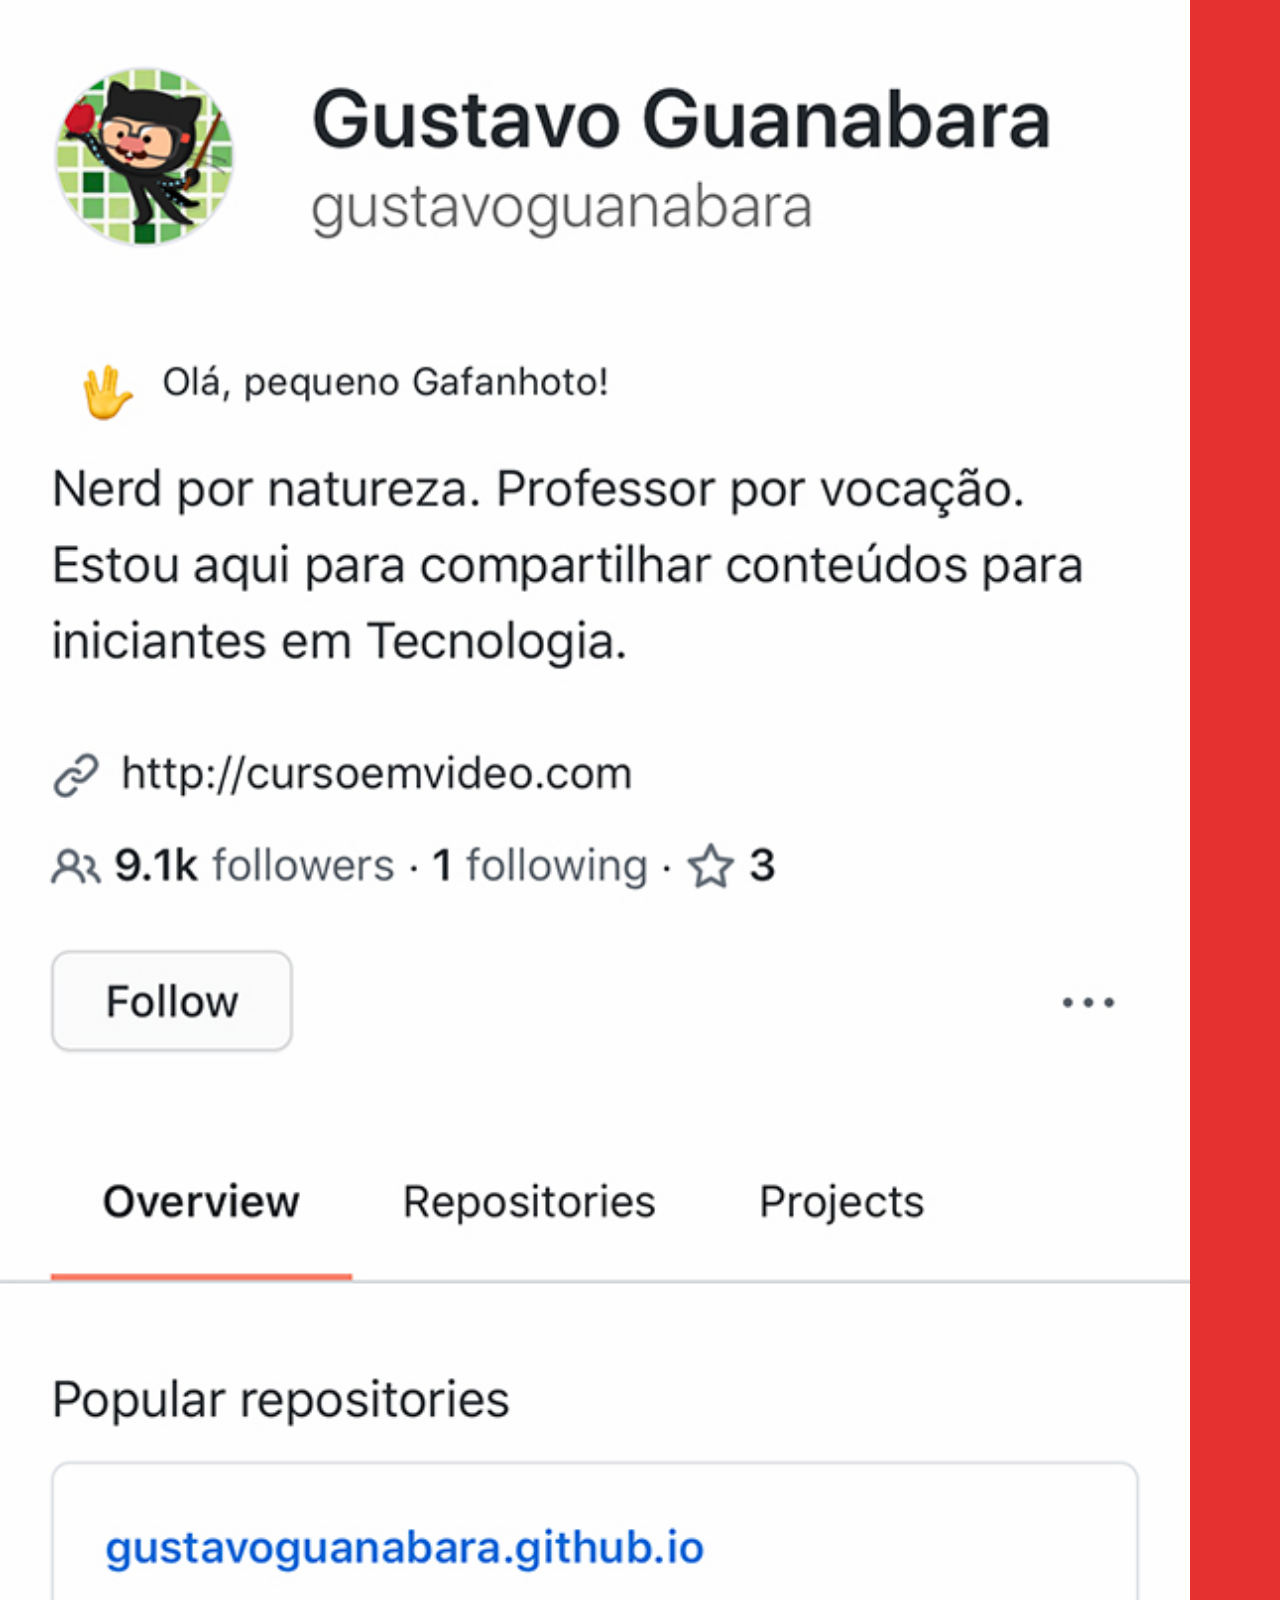
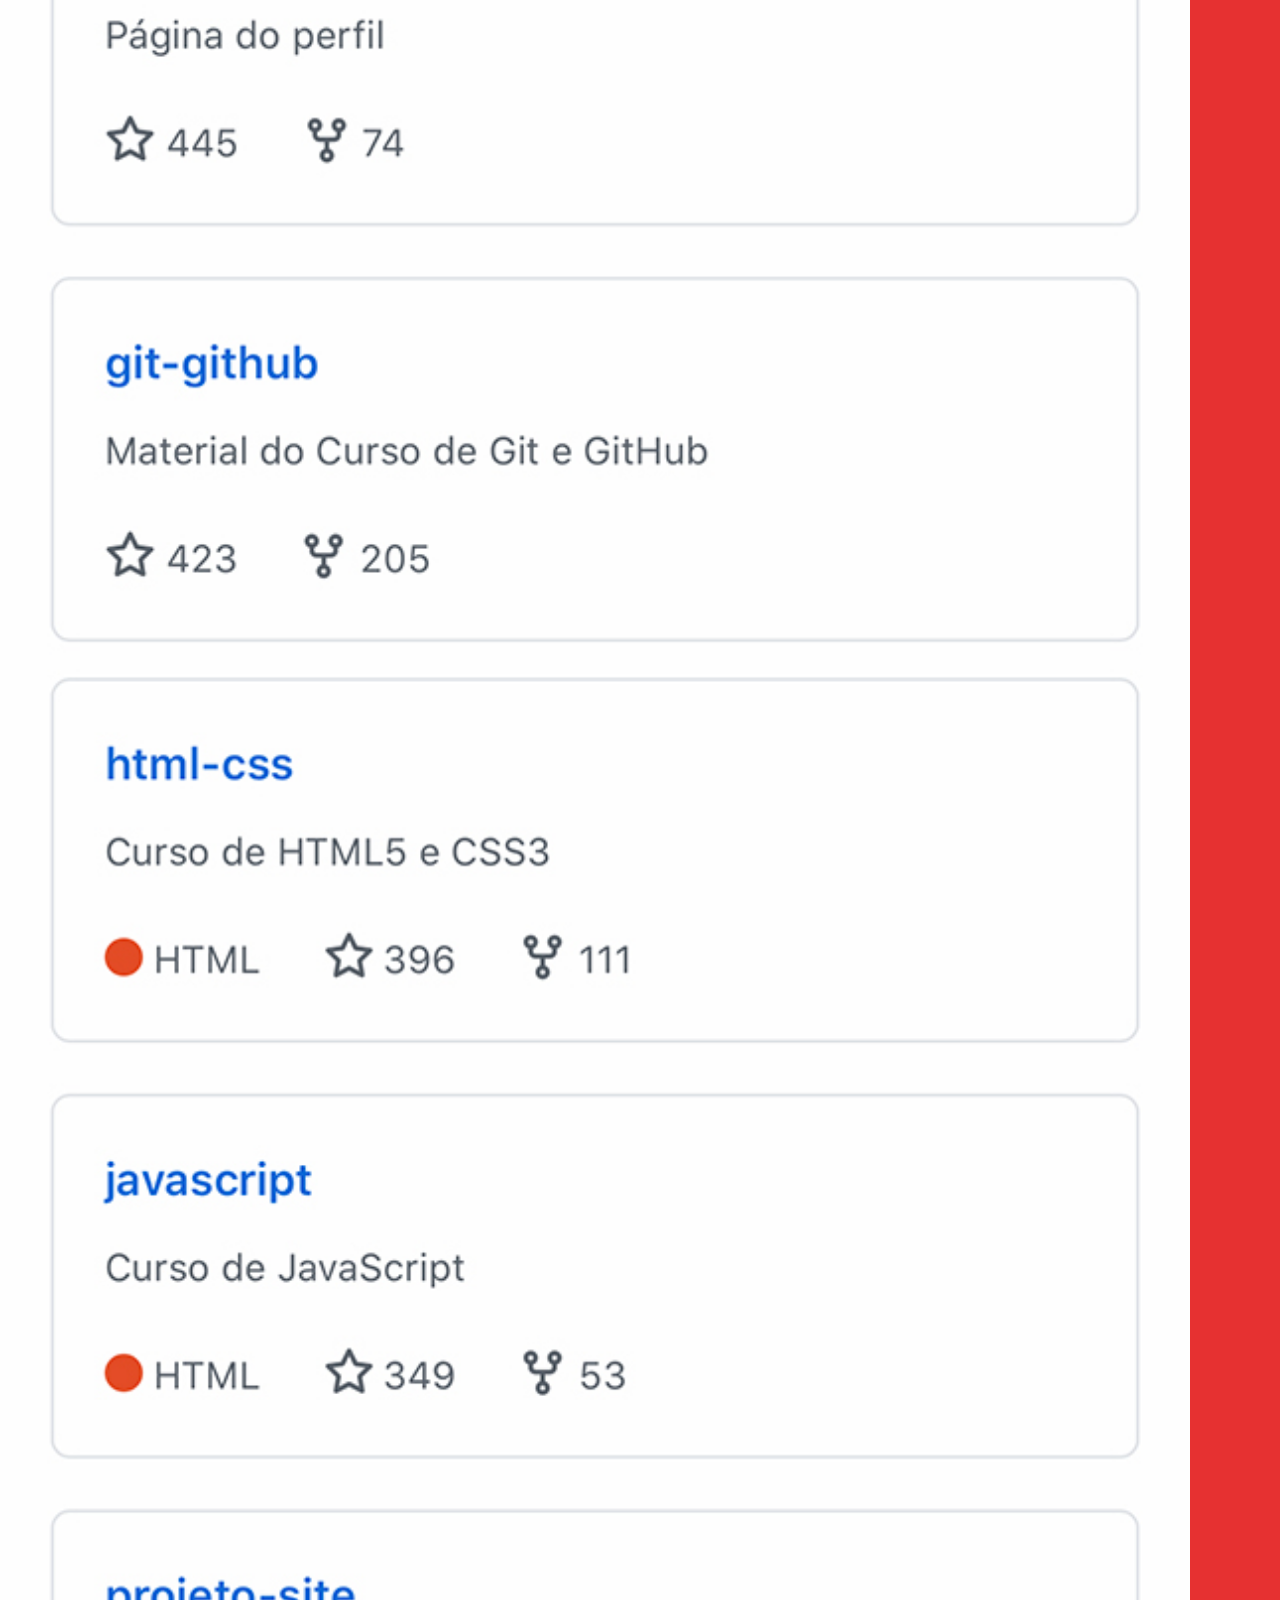
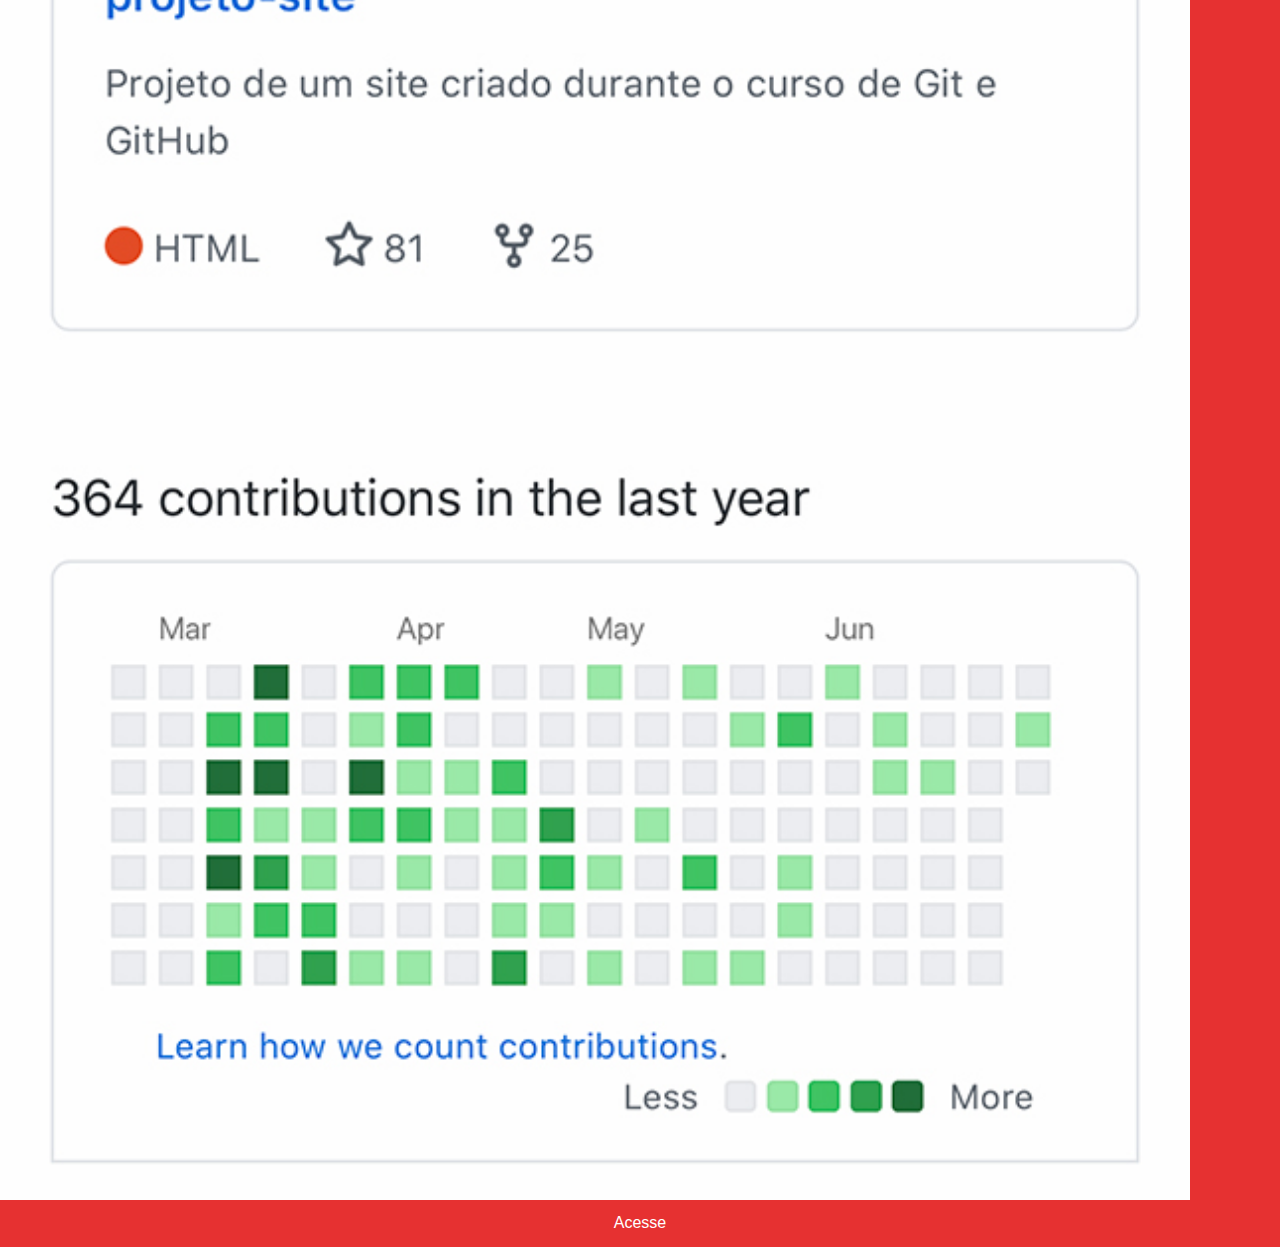
<file: github.html>
<!DOCTYPE html>
<html lang="pt-br">
<head>
    <meta charset="UTF-8">
    <meta http-equiv="X-UA-Compatible" content="IE=edge">
    <meta name="viewport" content="width=device-width, initial-scale=1.0">
    <title>GitHub</title>
    <link rel="stylesheet" href="Styles/redes.css">
</head>
<body>
    <section>
        <img src="Images/tela-github.jpg" alt="GitHub">
        <a href="#">Acesse</a>
    </section>
</body>
</html>
</file>
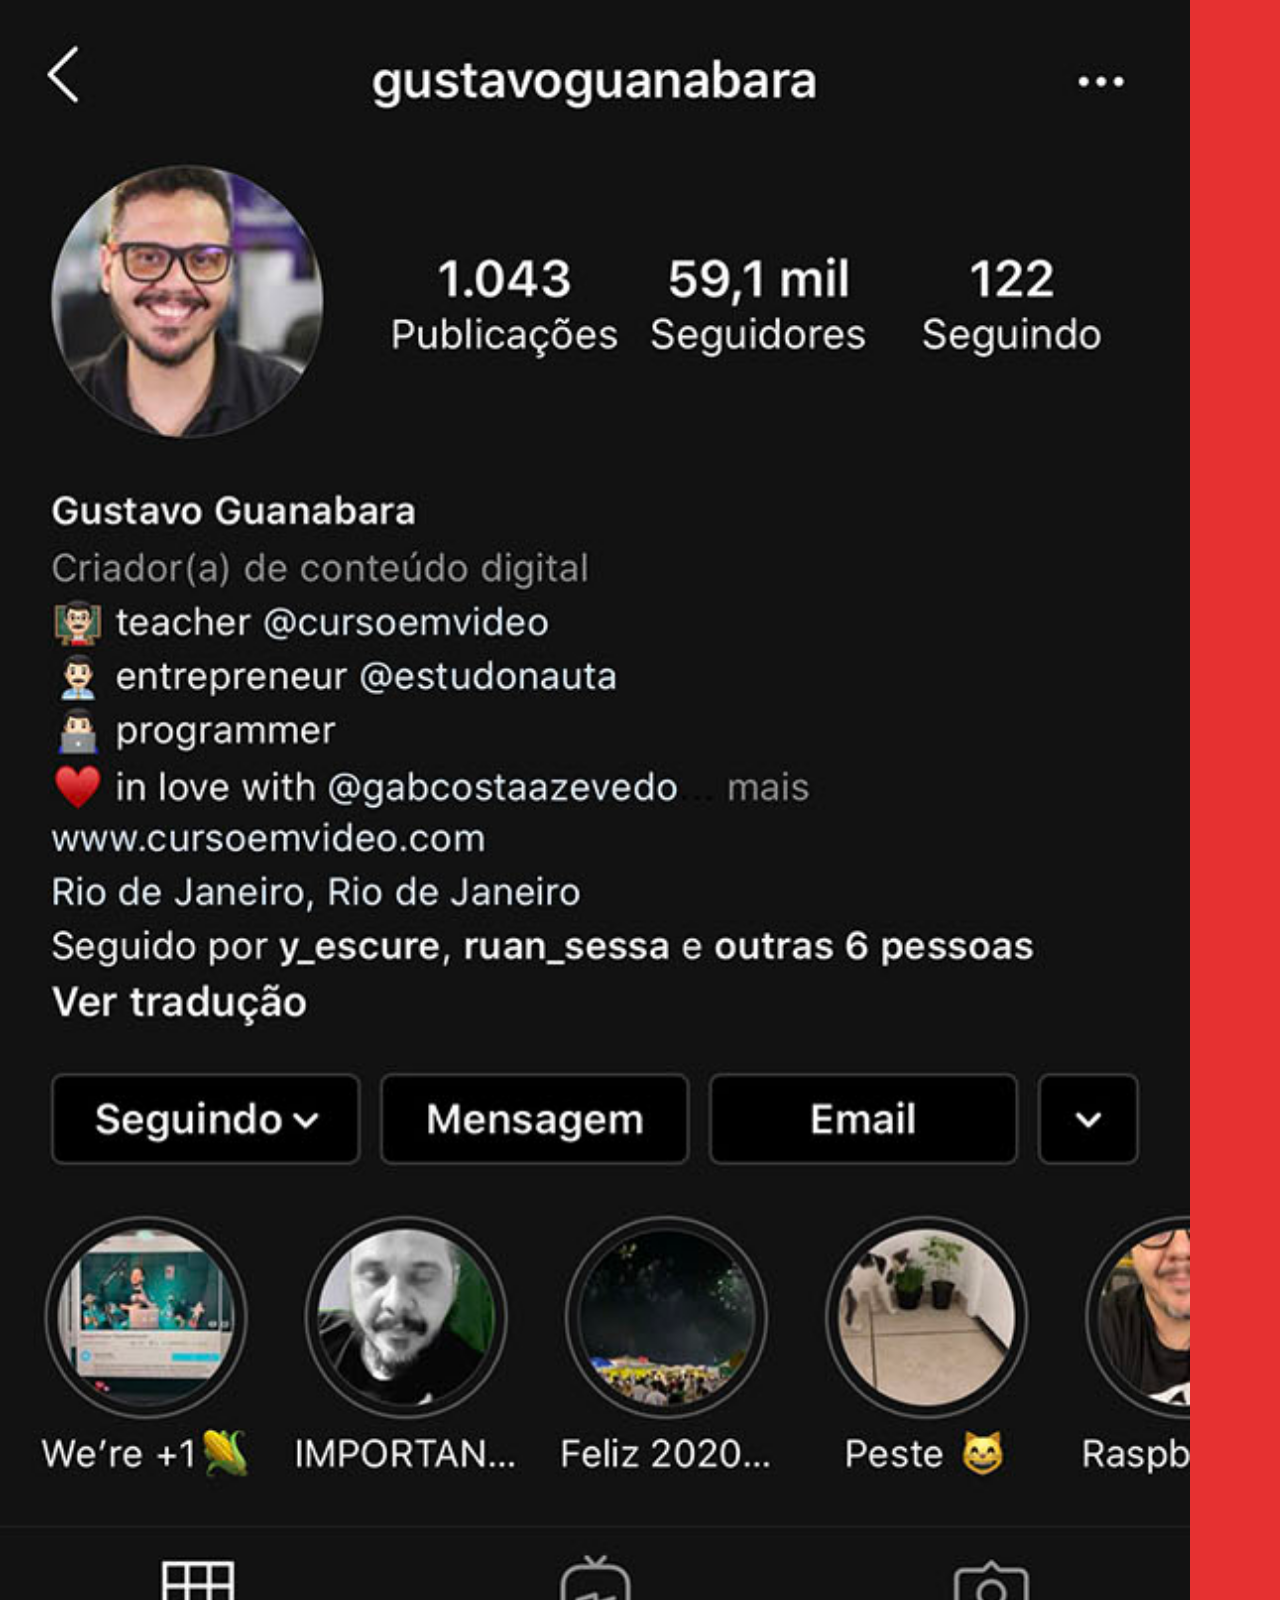
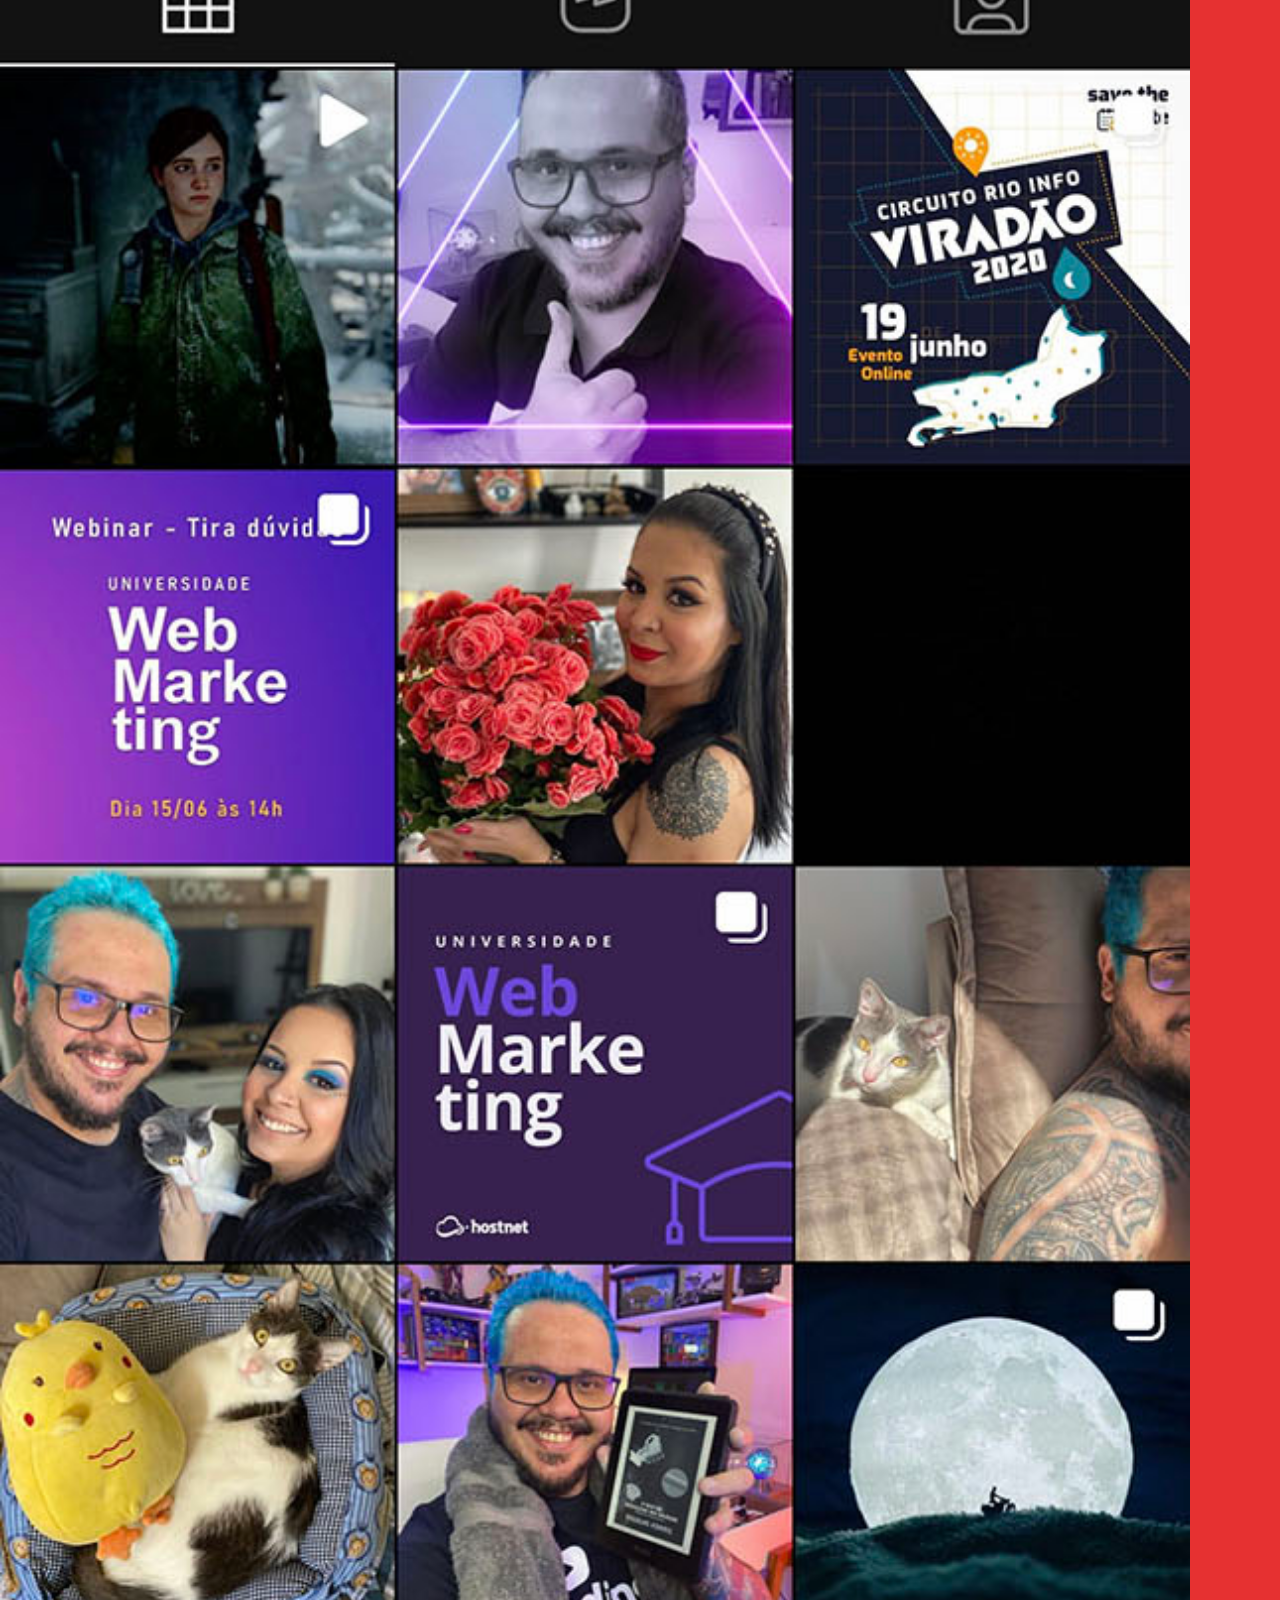
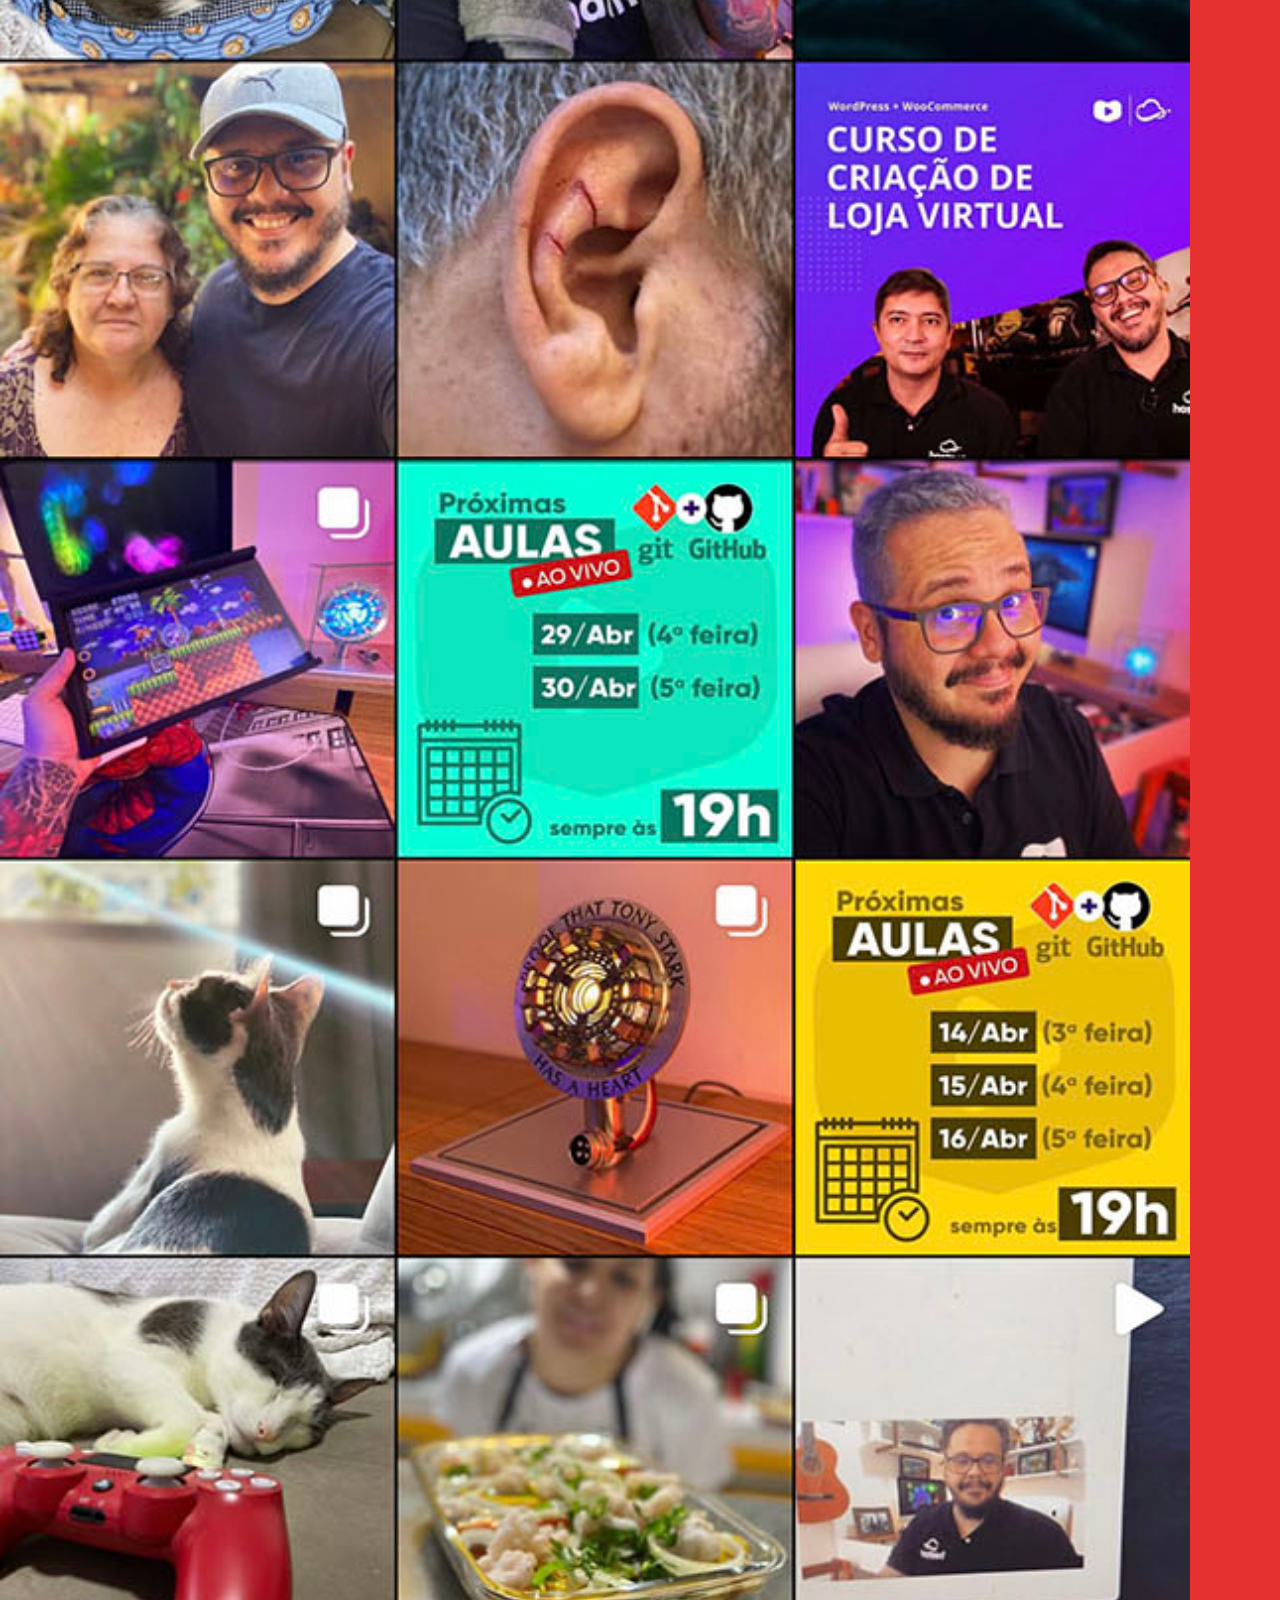
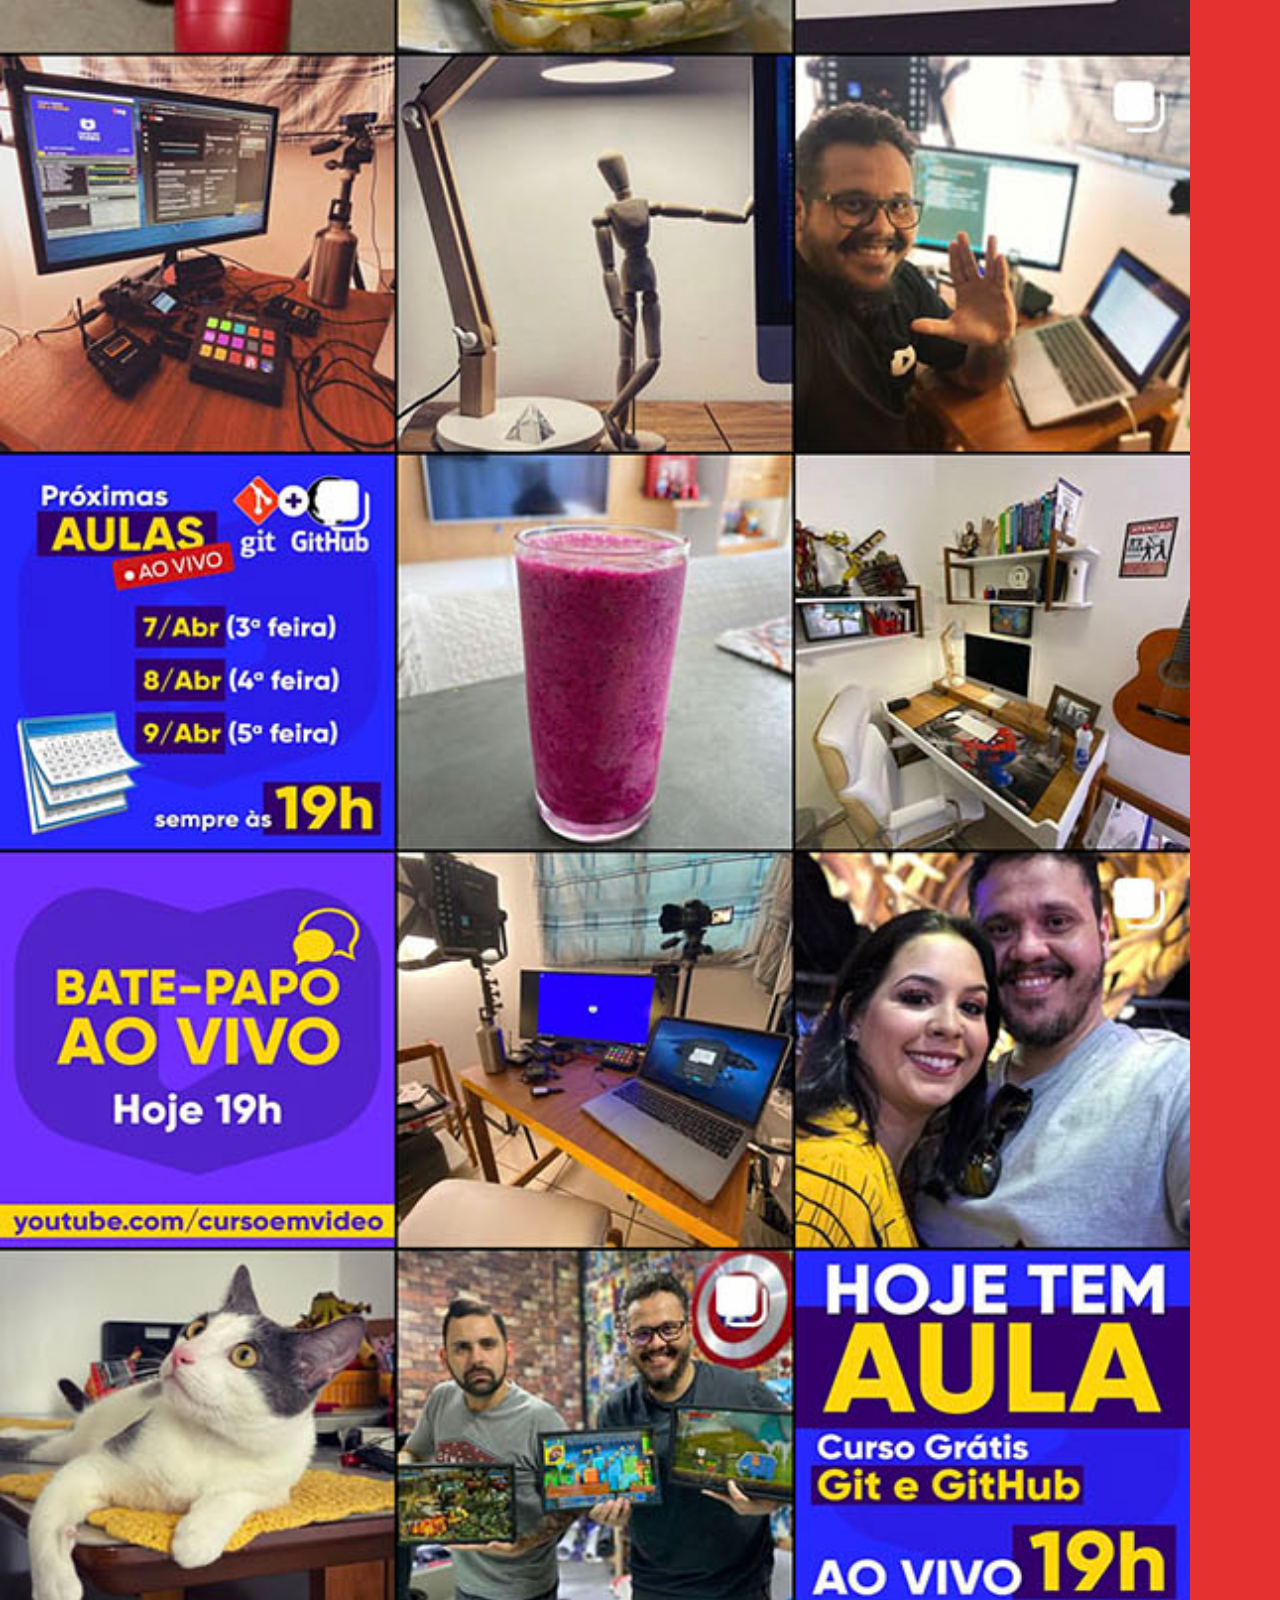
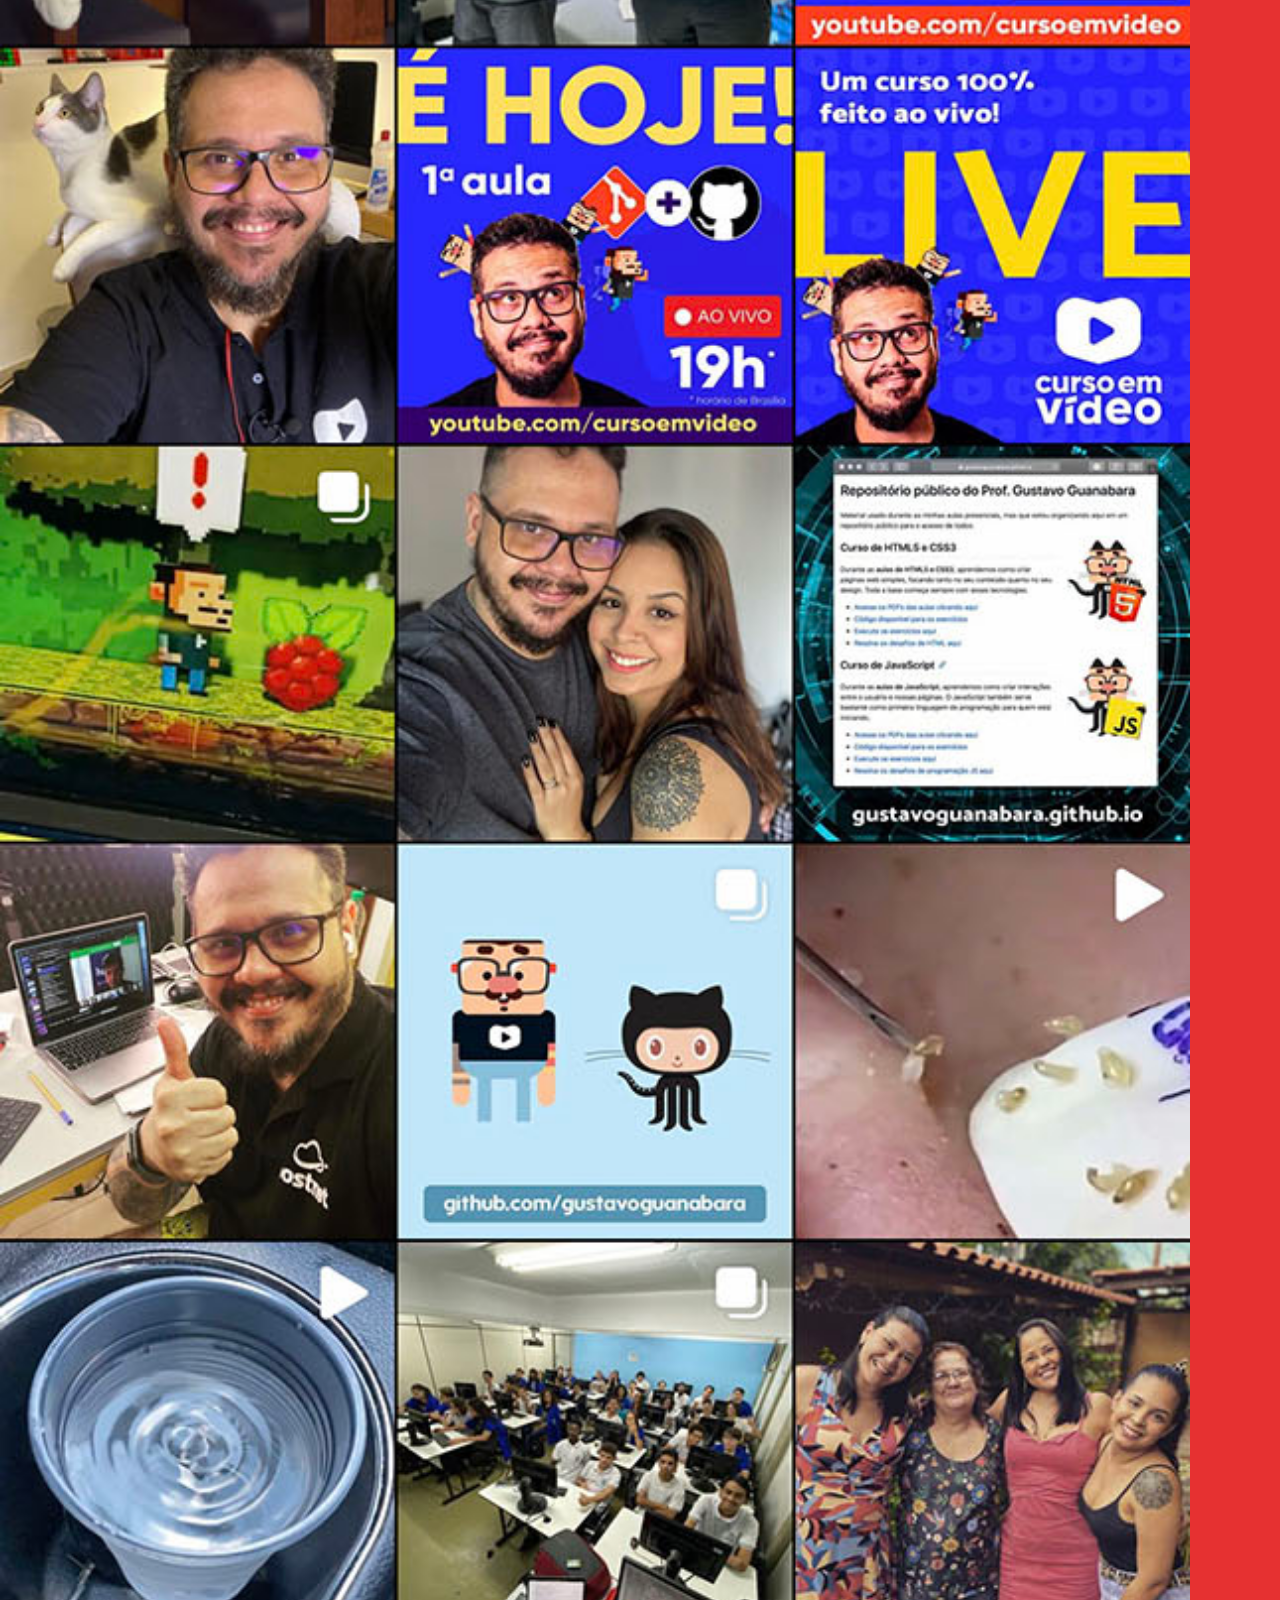
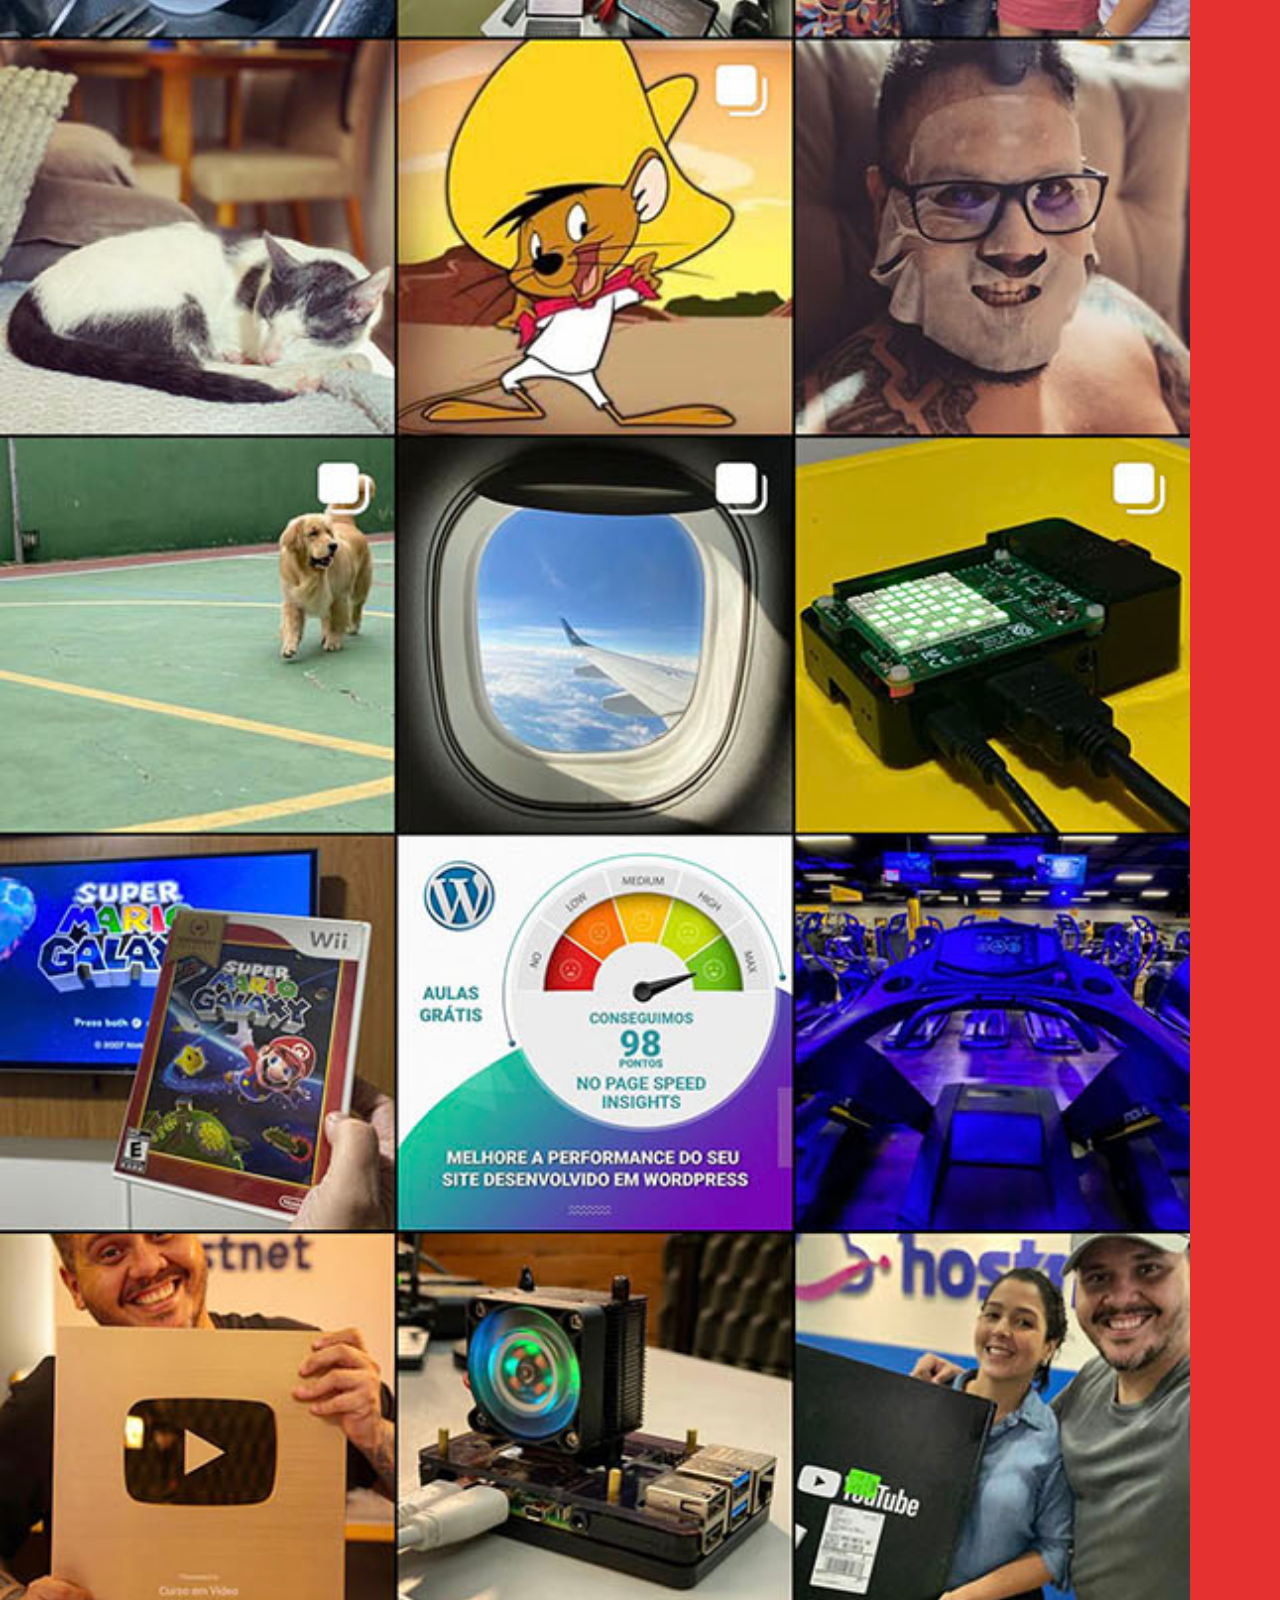
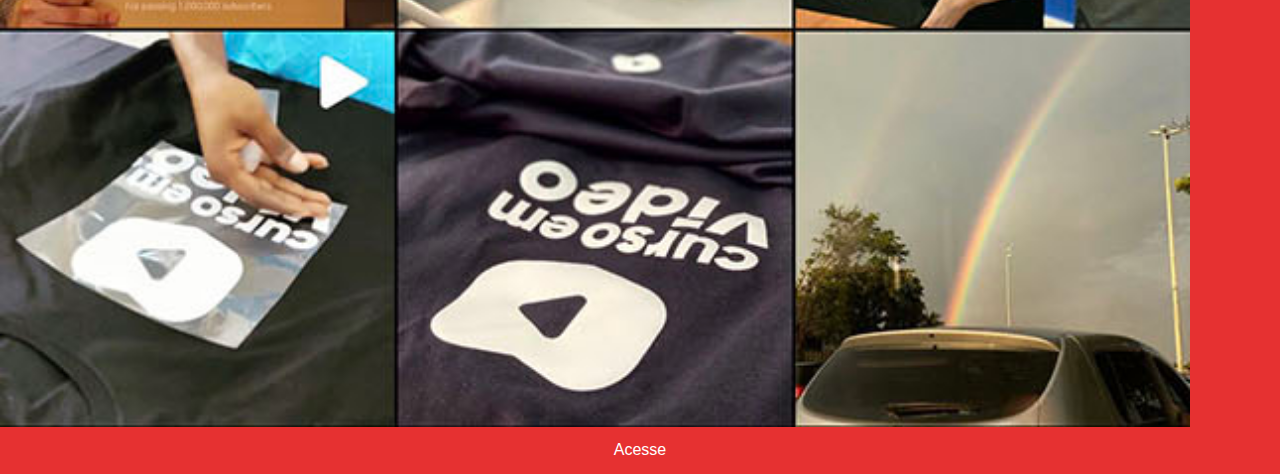
<file: instagram.html>
<!DOCTYPE html>
<html lang="pt-br">
<head>
    <meta charset="UTF-8">
    <meta http-equiv="X-UA-Compatible" content="IE=edge">
    <meta name="viewport" content="width=device-width, initial-scale=1.0">
    <title>Instagram</title>
    <link rel="stylesheet" href="Styles/redes.css">
</head>
<body>
    <section>
        <img src="Images/tela-instagram.jpg" alt="Instagram">
        <a href="#">Acesse</a>
    </section>
</body>
</html>
</file>
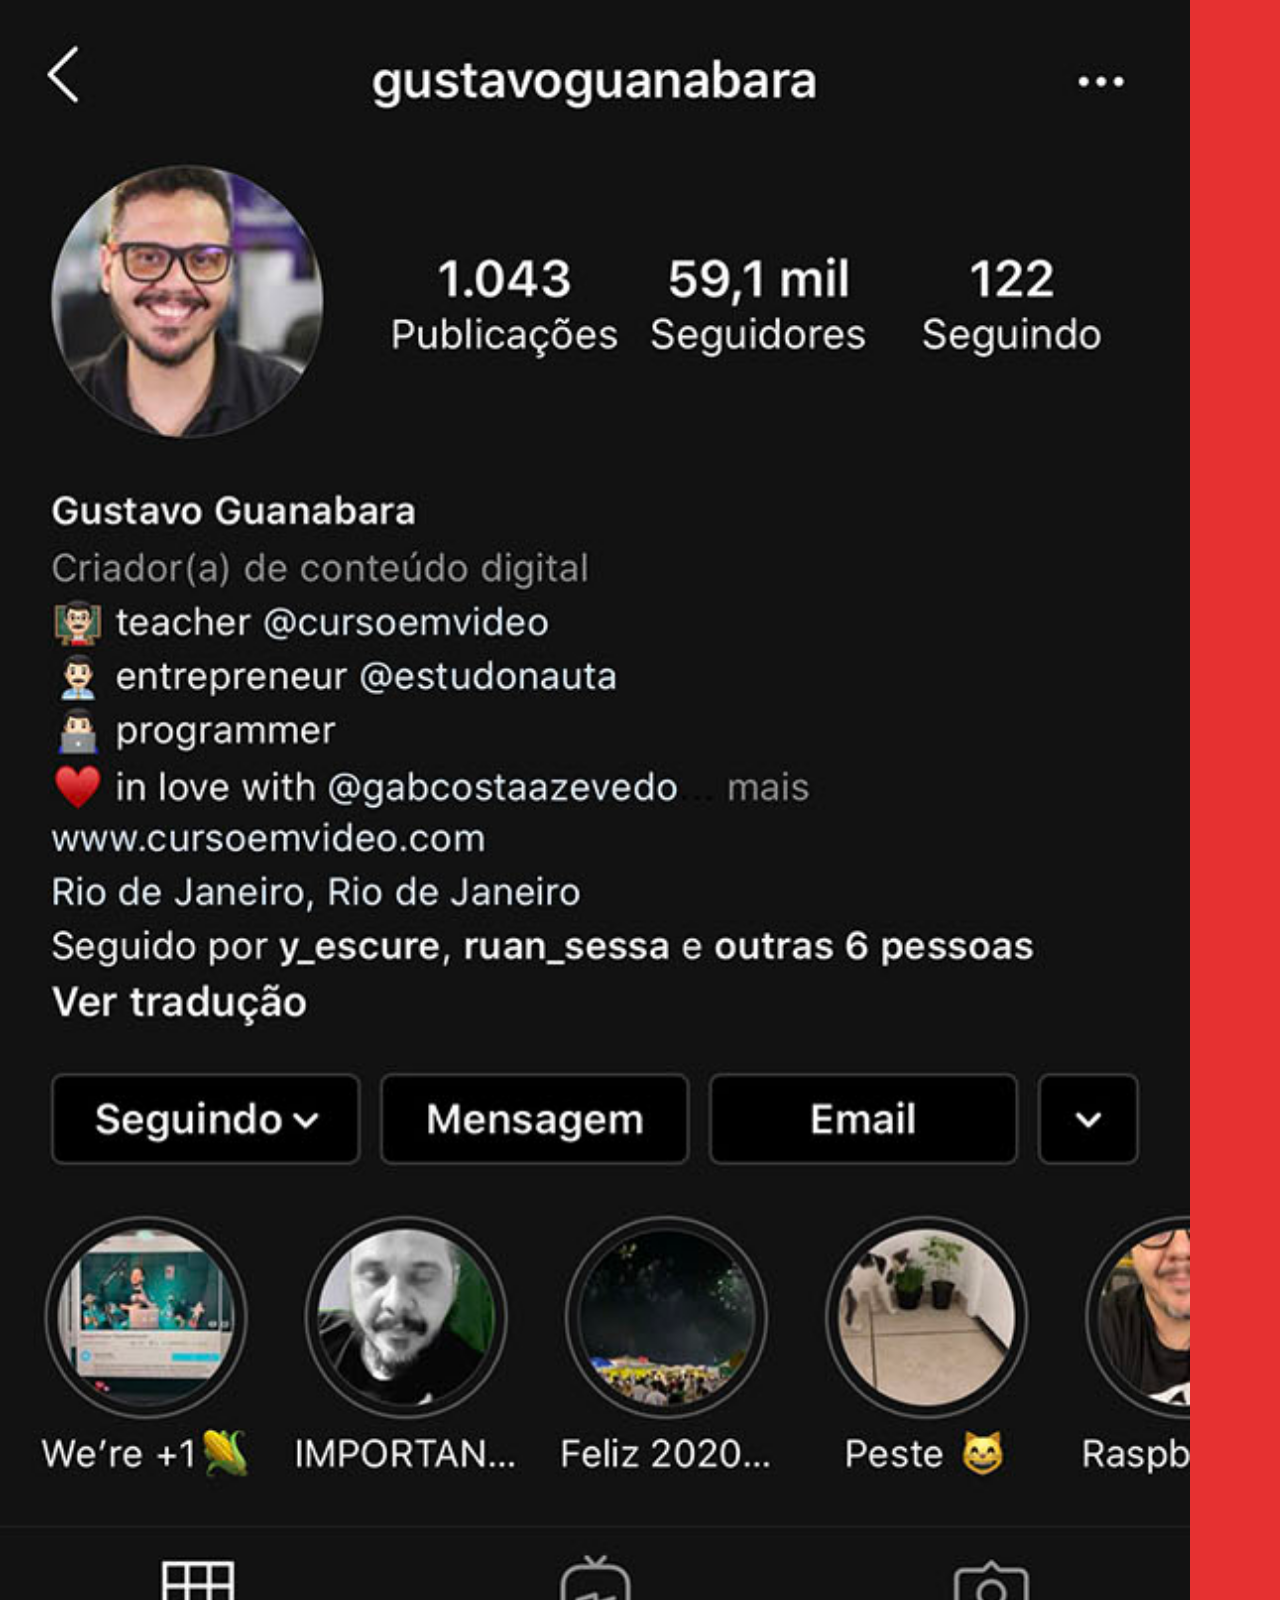
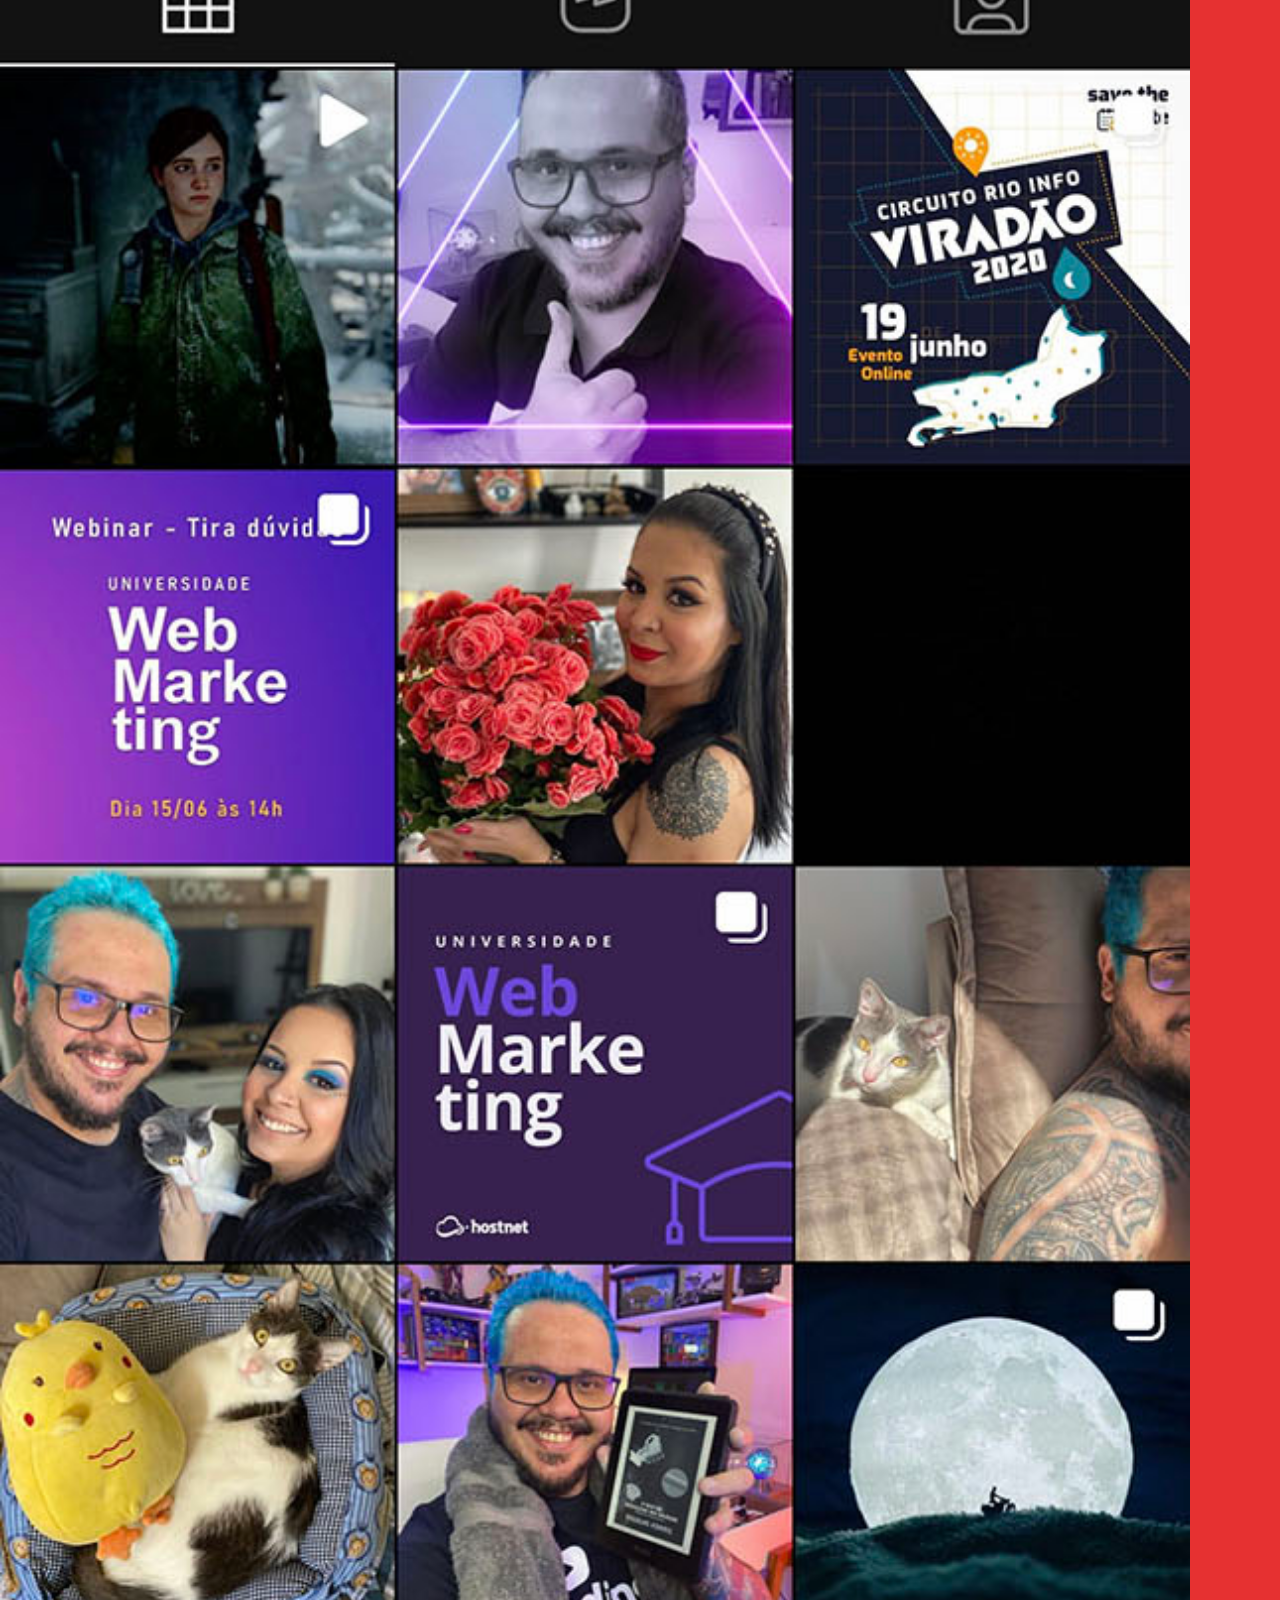
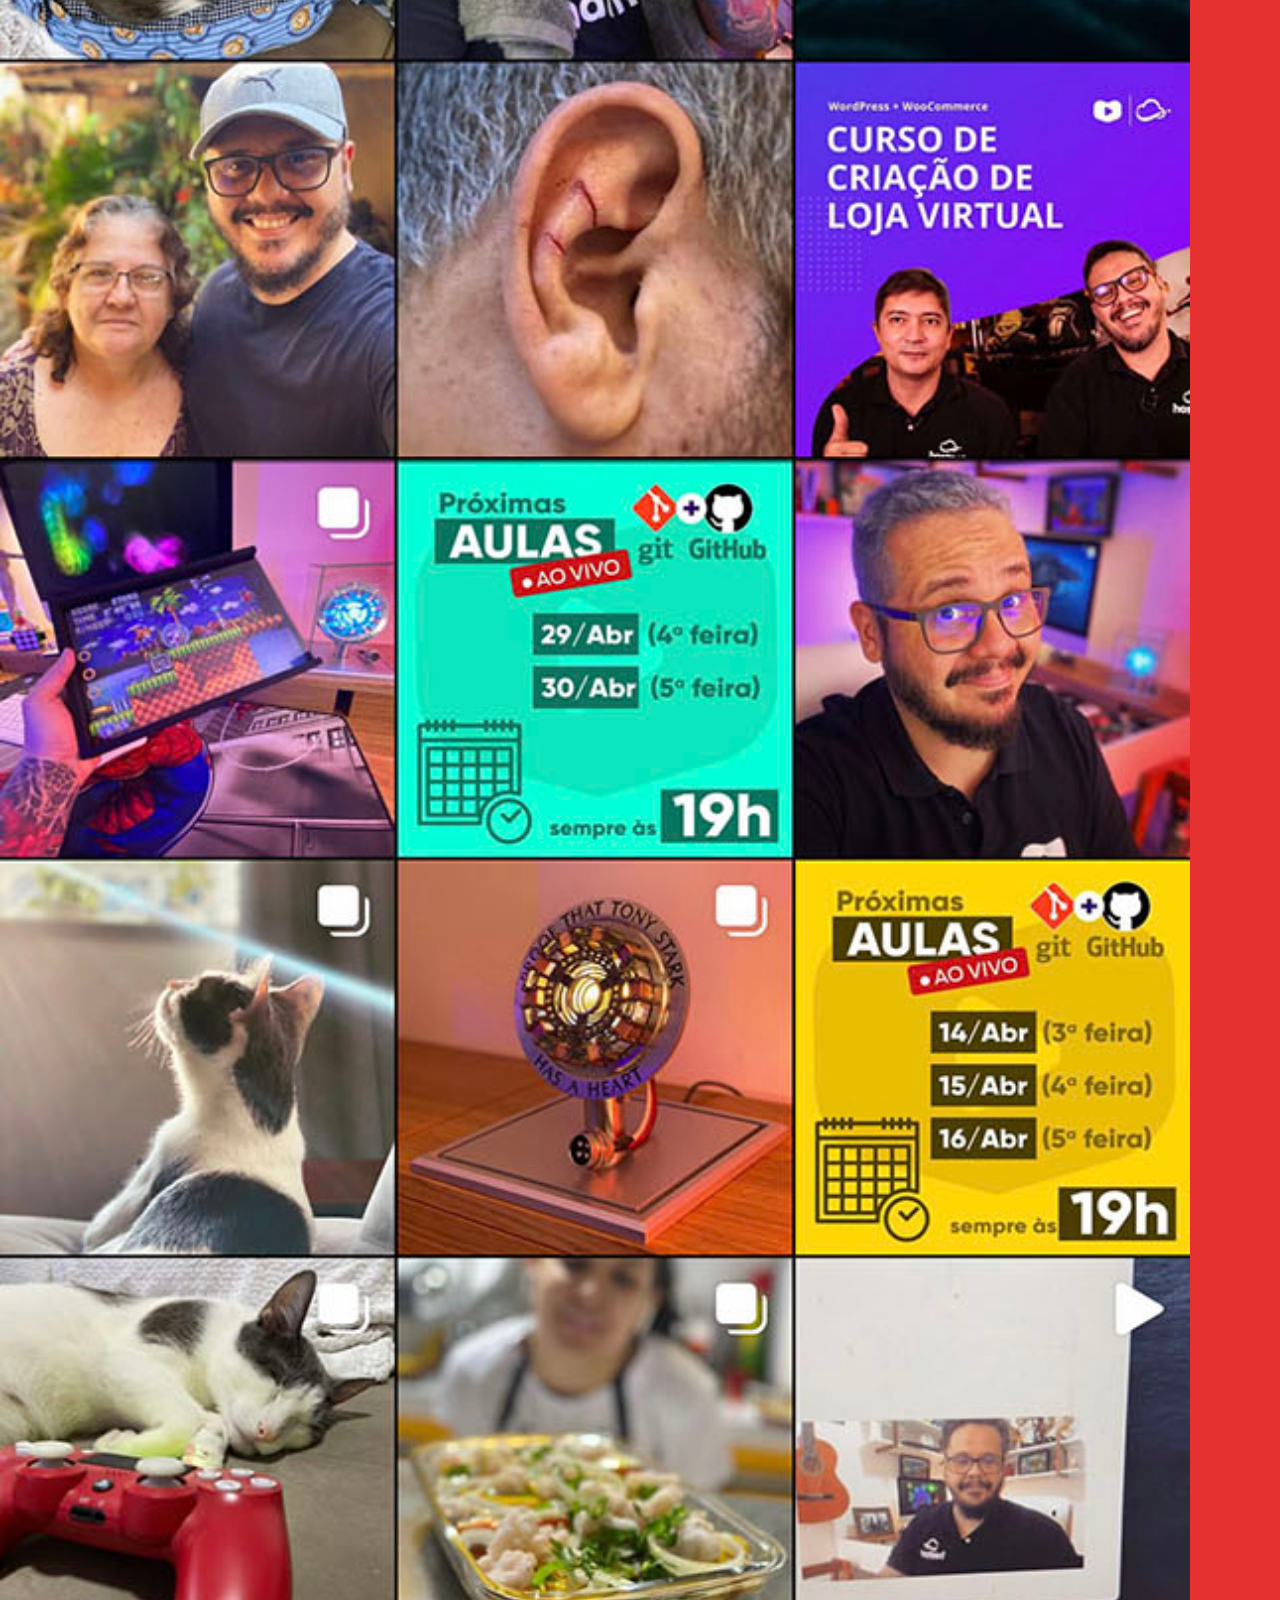
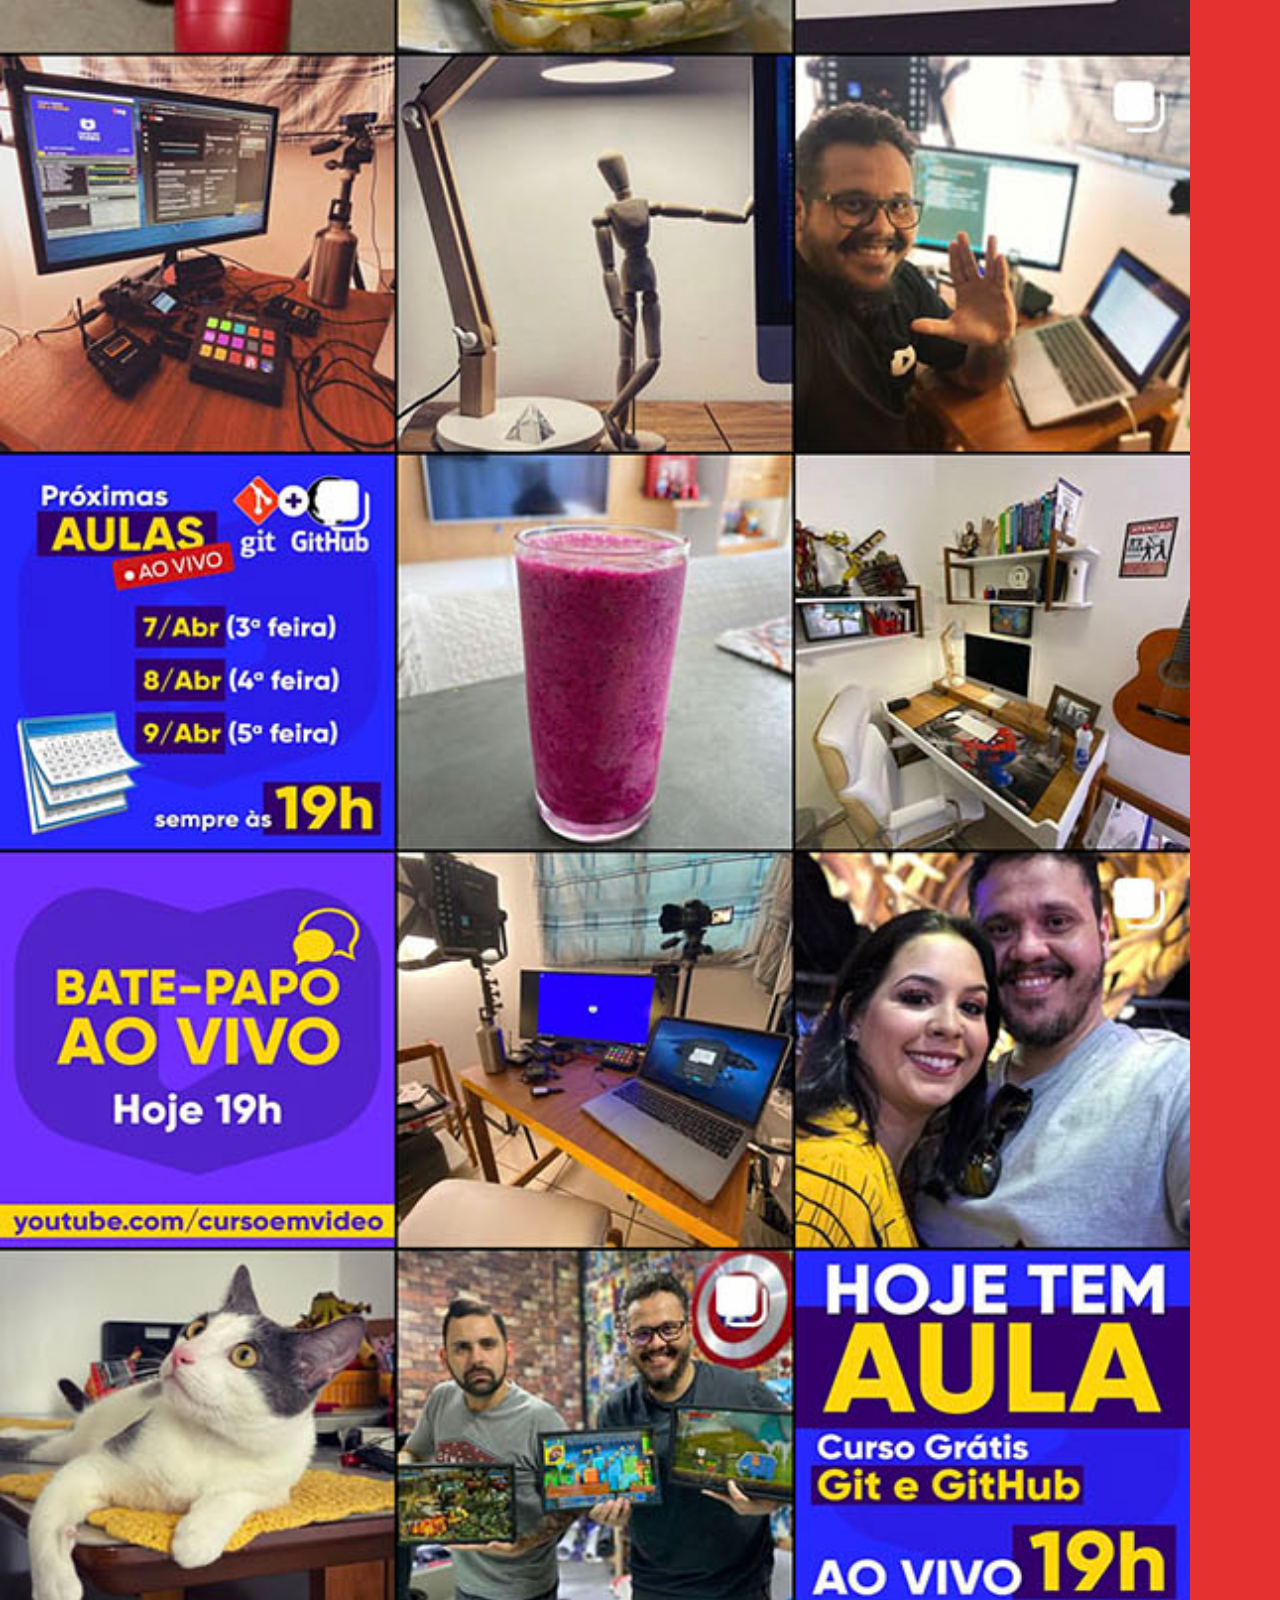
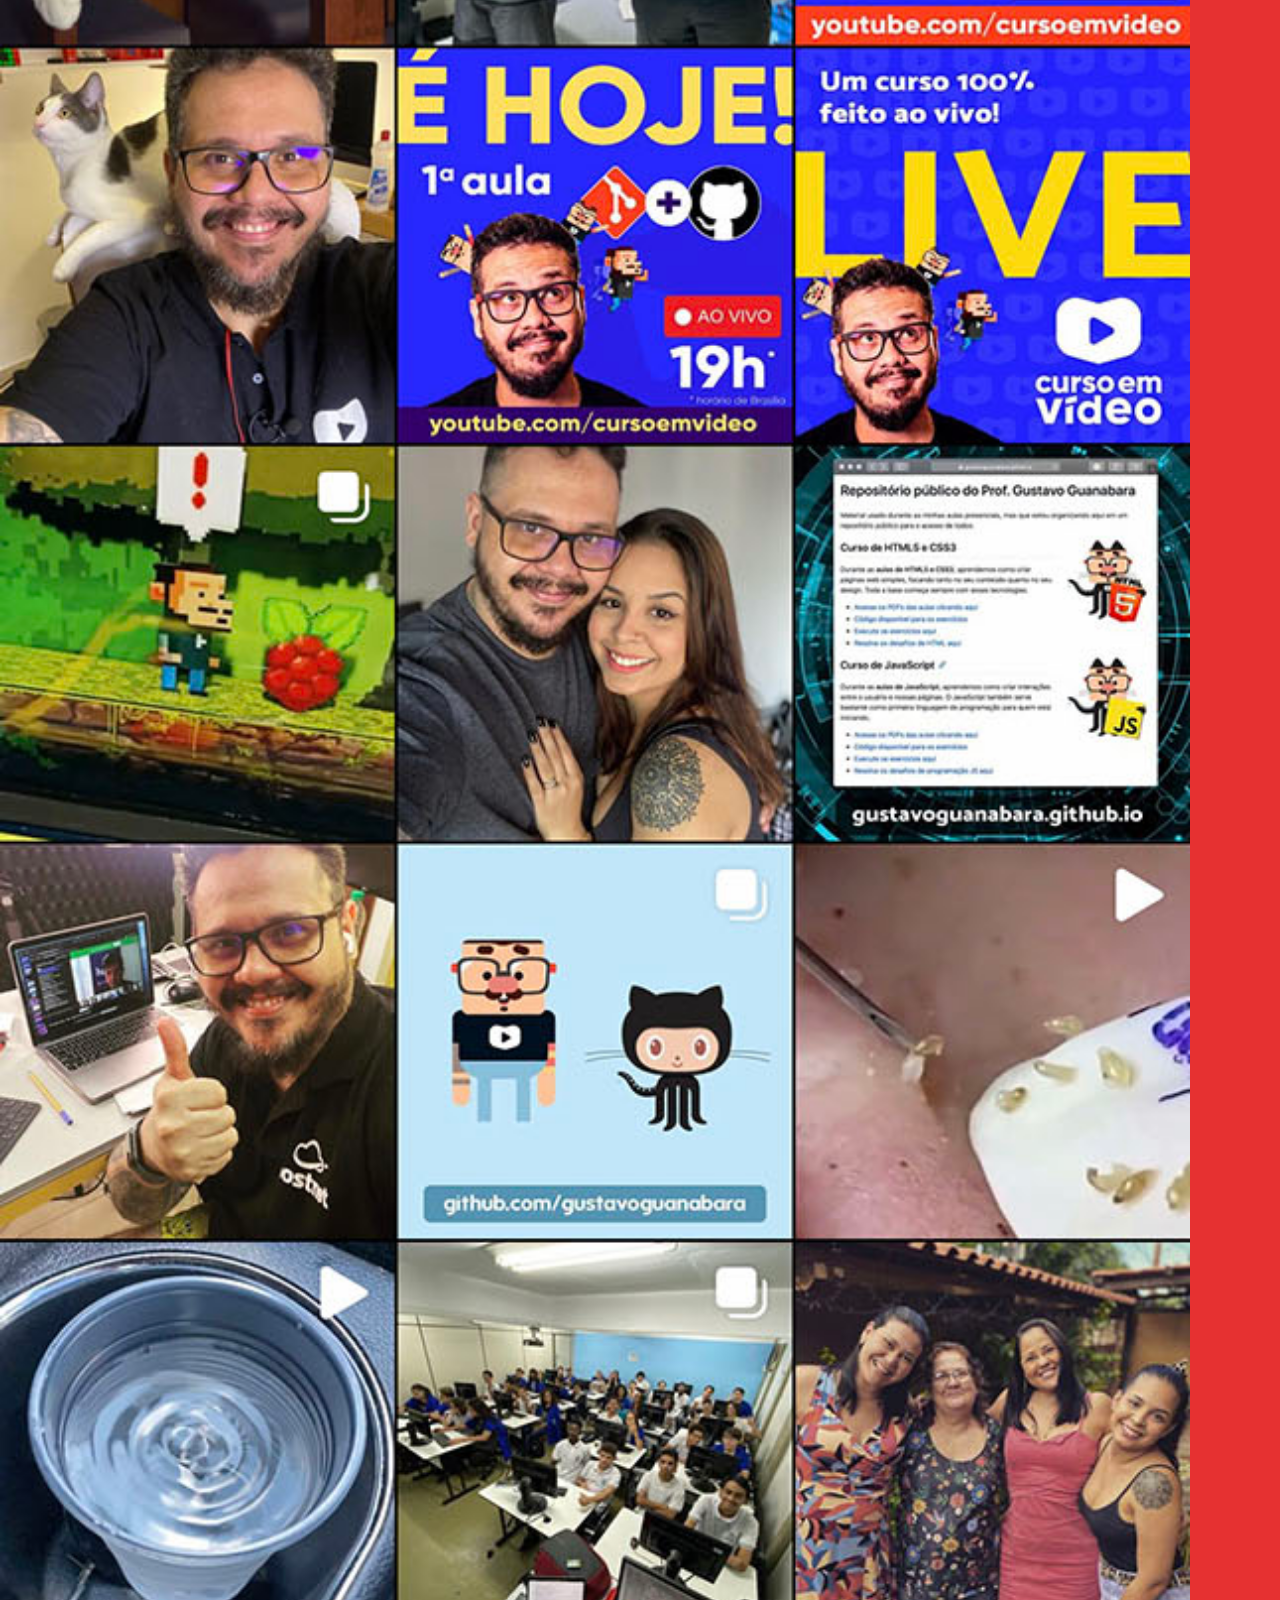
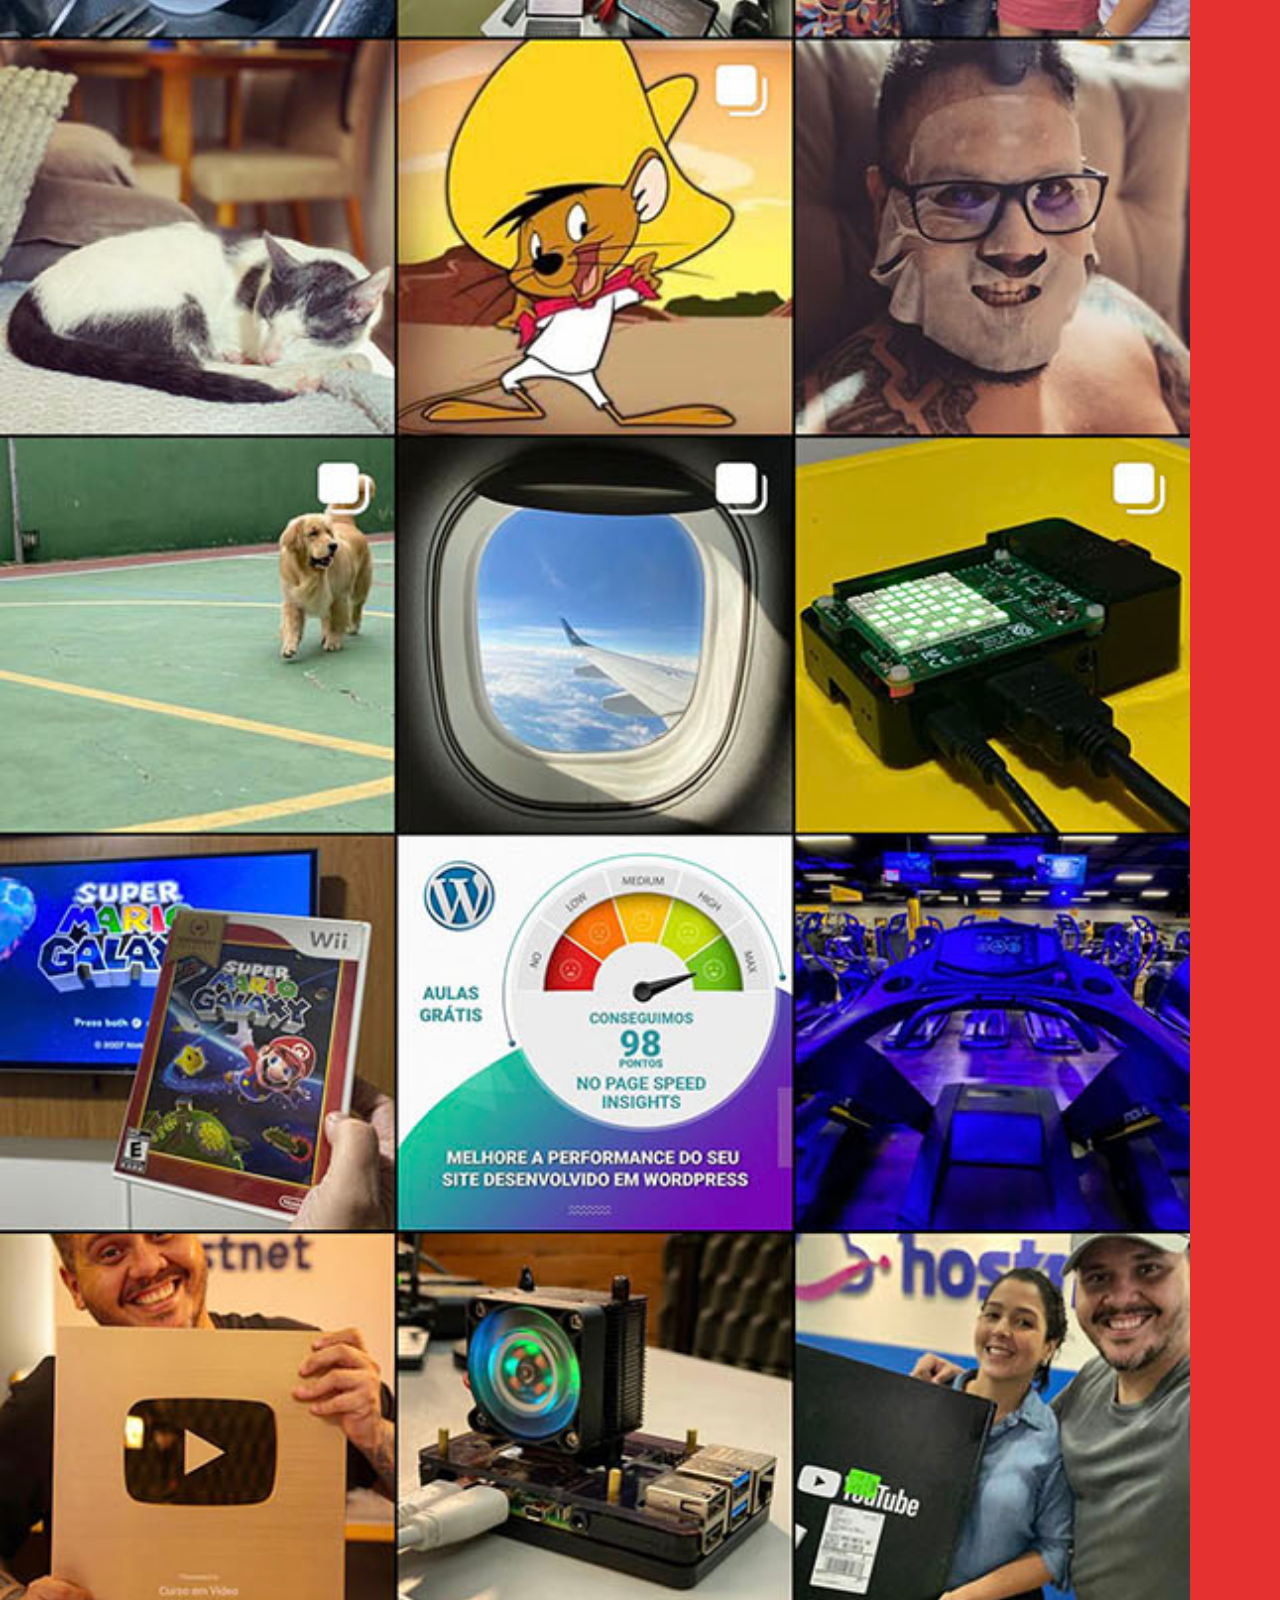
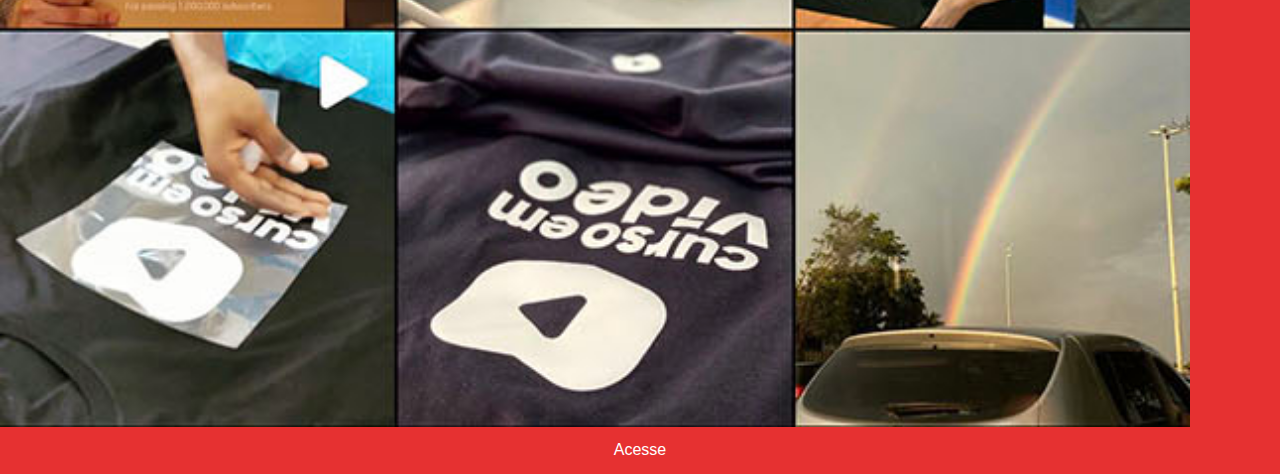
<file: linkedin.html>
<!DOCTYPE html>
<html lang="pt-br">
<head>
    <meta charset="UTF-8">
    <meta http-equiv="X-UA-Compatible" content="IE=edge">
    <meta name="viewport" content="width=device-width, initial-scale=1.0">
    <title>Linkedin</title>
    <link rel="stylesheet" href="Styles/redes.css">
</head>
<body>
    <section>
        <img src="Images/tela-instagram.jpg" alt="Linkedin">
        <a href="#">Acesse</a>
    </section>
</body>
</html>
</file>
<file: Styles/redes.css>
@charset "UTF-8" ;

*{
    padding: 0px;
    margin: 0px;
}
body{
    background-color: rgb(230, 49, 49);    
}

img{
    width: 93vw;
}

p{
    
    background-color: rgb(230, 49, 49);
    text-align: center;
}

a{
    display: block;
    padding: 10px 5px 15px 5px ;
    font-family: 'Segoe UI', Tahoma, Geneva, Verdana, sans-serif;
    text-align: center;
    text-decoration: none;
    color: white;
    background-color: rgb(230, 49, 49);
}
</file>
